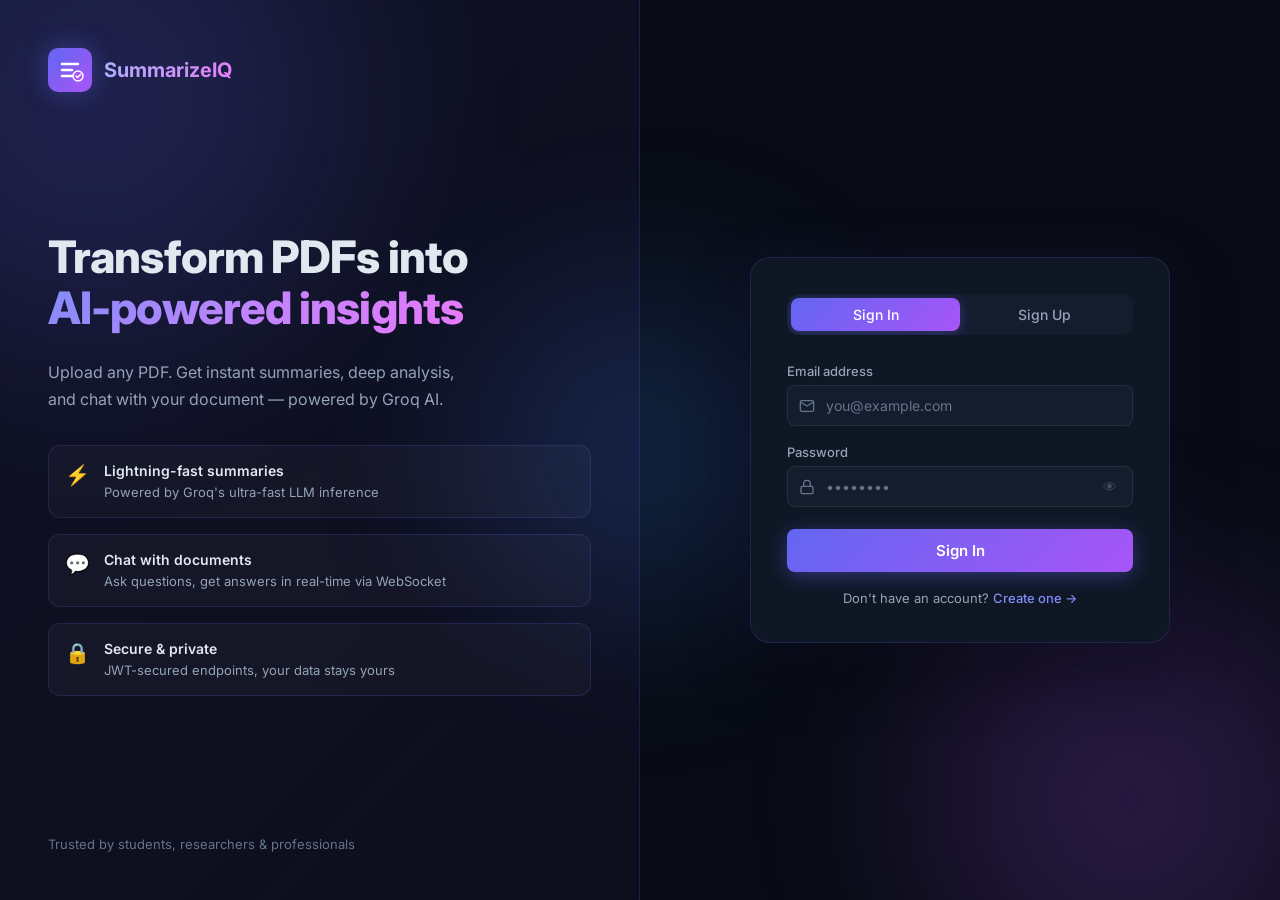
<file: src/main/resources/static/index.html>
<!DOCTYPE html>
<html lang="en">
<head>
  <meta charset="UTF-8" />
  <meta name="viewport" content="width=device-width, initial-scale=1.0" />
  <title>SummarizeIQ — AI PDF Summarizer</title>
  <meta name="description" content="Upload your PDFs and let AI summarize, analyze, and answer questions about your documents instantly." />
  <link rel="preconnect" href="https://fonts.googleapis.com" />
  <link rel="preconnect" href="https://fonts.gstatic.com" crossorigin />
  <link href="https://fonts.googleapis.com/css2?family=Inter:wght@300;400;500;600;700;800&display=swap" rel="stylesheet" />
  <link rel="stylesheet" href="auth.css" />
</head>
<body>
  <div class="bg-orbs">
    <div class="orb orb-1"></div>
    <div class="orb orb-2"></div>
    <div class="orb orb-3"></div>
  </div>

  <div class="auth-container">
    <div class="auth-left">
      <div class="brand">
        <div class="brand-icon">
          <svg width="32" height="32" viewBox="0 0 32 32" fill="none">
            <rect width="32" height="32" rx="8" fill="url(#grad1)"/>
            <path d="M8 10h16M8 16h10M8 22h12" stroke="white" stroke-width="2.5" stroke-linecap="round"/>
            <circle cx="24" cy="22" r="5" fill="#a855f7" stroke="white" stroke-width="1.5"/>
            <path d="M22 22l1.5 1.5 3-3" stroke="white" stroke-width="1.5" stroke-linecap="round" stroke-linejoin="round"/>
            <defs>
              <linearGradient id="grad1" x1="0" y1="0" x2="32" y2="32" gradientUnits="userSpaceOnUse">
                <stop stop-color="#6366f1"/><stop offset="1" stop-color="#a855f7"/>
              </linearGradient>
            </defs>
          </svg>
        </div>
        <span class="brand-name">SummarizeIQ</span>
      </div>
      <div class="hero-content">
        <h1 class="hero-title">Transform PDFs into<br /><span class="gradient-text">AI-powered insights</span></h1>
        <p class="hero-desc">Upload any PDF. Get instant summaries, deep analysis, and chat with your document — powered by Groq AI.</p>
        <div class="features-list">
          <div class="feature-item"><div class="feature-icon">⚡</div><div><strong>Lightning-fast summaries</strong><span>Powered by Groq's ultra-fast LLM inference</span></div></div>
          <div class="feature-item"><div class="feature-icon">💬</div><div><strong>Chat with documents</strong><span>Ask questions, get answers in real-time via WebSocket</span></div></div>
          <div class="feature-item"><div class="feature-icon">🔒</div><div><strong>Secure & private</strong><span>JWT-secured endpoints, your data stays yours</span></div></div>
        </div>
      </div>
      <div class="auth-footer-text"><p>Trusted by students, researchers & professionals</p></div>
    </div>

    <div class="auth-right">
      <div class="auth-card">
        <div class="tab-switcher" id="tabSwitcher">
          <button class="tab-btn active" id="loginTab" onclick="switchTab('login')">Sign In</button>
          <button class="tab-btn" id="registerTab" onclick="switchTab('register')">Sign Up</button>
          <div class="tab-slider" id="tabSlider"></div>
        </div>
        <div class="alert" id="alertBox" style="display:none;"></div>

        <form id="loginForm" class="auth-form active" onsubmit="handleLogin(event)">
          <div class="form-group">
            <label for="loginEmail">Email address</label>
            <div class="input-wrapper">
              <svg class="input-icon" width="16" height="16" viewBox="0 0 24 24" fill="none" stroke="currentColor" stroke-width="2"><path d="M4 4h16c1.1 0 2 .9 2 2v12c0 1.1-.9 2-2 2H4c-1.1 0-2-.9-2-2V6c0-1.1.9-2 2-2z"/><polyline points="22,6 12,12 2,6"/></svg>
              <input type="email" id="loginEmail" placeholder="you@example.com" required autocomplete="email" />
            </div>
          </div>
          <div class="form-group">
            <label for="loginPassword">Password</label>
            <div class="input-wrapper">
              <svg class="input-icon" width="16" height="16" viewBox="0 0 24 24" fill="none" stroke="currentColor" stroke-width="2"><rect x="3" y="11" width="18" height="11" rx="2" ry="2"/><path d="M7 11V7a5 5 0 0 1 10 0v4"/></svg>
              <input type="password" id="loginPassword" placeholder="••••••••" required autocomplete="current-password" />
              <button type="button" class="toggle-pw" onclick="togglePassword('loginPassword', this)">👁</button>
            </div>
          </div>
          <button type="submit" class="btn-primary" id="loginBtn">
            <span class="btn-text">Sign In</span>
            <div class="btn-spinner" style="display:none;"></div>
          </button>
          <p class="form-footer">Don't have an account? <a href="#" onclick="switchTab('register'); return false;">Create one →</a></p>
        </form>

        <form id="registerForm" class="auth-form" onsubmit="handleRegister(event)">
          <div class="form-group">
            <label for="regName">Full Name</label>
            <div class="input-wrapper">
              <svg class="input-icon" width="16" height="16" viewBox="0 0 24 24" fill="none" stroke="currentColor" stroke-width="2"><path d="M20 21v-2a4 4 0 0 0-4-4H8a4 4 0 0 0-4 4v2"/><circle cx="12" cy="7" r="4"/></svg>
              <input type="text" id="regName" placeholder="John Doe" required autocomplete="name" />
            </div>
          </div>
          <div class="form-group">
            <label for="regEmail">Email address</label>
            <div class="input-wrapper">
              <svg class="input-icon" width="16" height="16" viewBox="0 0 24 24" fill="none" stroke="currentColor" stroke-width="2"><path d="M4 4h16c1.1 0 2 .9 2 2v12c0 1.1-.9 2-2 2H4c-1.1 0-2-.9-2-2V6c0-1.1.9-2 2-2z"/><polyline points="22,6 12,12 2,6"/></svg>
              <input type="email" id="regEmail" placeholder="you@example.com" required autocomplete="email" />
            </div>
          </div>
          <div class="form-group">
            <label for="regPassword">Password</label>
            <div class="input-wrapper">
              <svg class="input-icon" width="16" height="16" viewBox="0 0 24 24" fill="none" stroke="currentColor" stroke-width="2"><rect x="3" y="11" width="18" height="11" rx="2" ry="2"/><path d="M7 11V7a5 5 0 0 1 10 0v4"/></svg>
              <input type="password" id="regPassword" placeholder="Min. 6 characters" required autocomplete="new-password" minlength="6" />
              <button type="button" class="toggle-pw" onclick="togglePassword('regPassword', this)">👁</button>
            </div>
          </div>
          <div class="form-group">
            <label for="regRole">Account Type</label>
            <div class="input-wrapper select-wrapper">
              <select id="regRole">
                <option value="CUSTOMER">Customer</option>
                <option value="SUPPORT_AGENT">Support Agent</option>
              </select>
            </div>
          </div>
          <button type="submit" class="btn-primary" id="registerBtn">
            <span class="btn-text">Create Account</span>
            <div class="btn-spinner" style="display:none;"></div>
          </button>
          <p class="form-footer">Already have an account? <a href="#" onclick="switchTab('login'); return false;">Sign in →</a></p>
        </form>
      </div>
    </div>
  </div>

  <script>
    const API_BASE = '';

    function switchTab(tab) {
      const loginForm = document.getElementById('loginForm');
      const registerForm = document.getElementById('registerForm');
      const loginTab = document.getElementById('loginTab');
      const registerTab = document.getElementById('registerTab');
      const slider = document.getElementById('tabSlider');
      hideAlert();
      if (tab === 'login') {
        loginForm.classList.add('active'); registerForm.classList.remove('active');
        loginTab.classList.add('active'); registerTab.classList.remove('active');
        slider.style.transform = 'translateX(0)';
      } else {
        registerForm.classList.add('active'); loginForm.classList.remove('active');
        registerTab.classList.add('active'); loginTab.classList.remove('active');
        slider.style.transform = 'translateX(100%)';
      }
    }

    function showAlert(msg, type = 'error') {
      const box = document.getElementById('alertBox');
      box.textContent = msg;
      box.className = `alert alert-${type}`;
      box.style.display = 'block';
    }
    function hideAlert() { document.getElementById('alertBox').style.display = 'none'; }

    function setLoading(btnId, loading) {
      const btn = document.getElementById(btnId);
      btn.querySelector('.btn-text').style.display = loading ? 'none' : 'inline';
      btn.querySelector('.btn-spinner').style.display = loading ? 'block' : 'none';
      btn.disabled = loading;
    }

    function togglePassword(inputId, btn) {
      const input = document.getElementById(inputId);
      input.type = input.type === 'password' ? 'text' : 'password';
    }

    async function handleLogin(e) {
      e.preventDefault(); hideAlert(); setLoading('loginBtn', true);
      try {
        const res = await fetch(`${API_BASE}/api/auth/login`, {
          method: 'POST', headers: { 'Content-Type': 'application/json' },
          body: JSON.stringify({ email: document.getElementById('loginEmail').value, password: document.getElementById('loginPassword').value })
        });
        const data = await res.json();
        if (!res.ok) throw new Error(data.message || 'Login failed');
        const { token, fullName, email, role, userId } = data.data;
        localStorage.setItem('token', token);
        localStorage.setItem('user', JSON.stringify({ fullName, email, role, userId }));
        showAlert('Login successful! Redirecting...', 'success');
        setTimeout(() => window.location.href = 'app.html', 800);
      } catch (err) { showAlert(err.message); }
      finally { setLoading('loginBtn', false); }
    }

    async function handleRegister(e) {
      e.preventDefault(); hideAlert(); setLoading('registerBtn', true);
      try {
        const res = await fetch(`${API_BASE}/api/auth/register`, {
          method: 'POST', headers: { 'Content-Type': 'application/json' },
          body: JSON.stringify({ fullName: document.getElementById('regName').value, email: document.getElementById('regEmail').value, password: document.getElementById('regPassword').value, role: document.getElementById('regRole').value })
        });
        const data = await res.json();
        if (!res.ok) throw new Error(data.message || 'Registration failed');
        showAlert('Account created! Please sign in.', 'success');
        setTimeout(() => switchTab('login'), 1500);
      } catch (err) { showAlert(err.message); }
      finally { setLoading('registerBtn', false); }
    }

    if (localStorage.getItem('token')) window.location.href = 'app.html';
  </script>
</body>
</html>
</file>
<file: src/main/resources/static/auth.css>
/* ============================
   SummarizeIQ — Auth Styles
   ============================ */

*, *::before, *::after { box-sizing: border-box; margin: 0; padding: 0; }

:root {
  --bg: #080b14;
  --surface: #0f1624;
  --surface2: #141c2e;
  --border: rgba(99,102,241,0.18);
  --primary: #6366f1;
  --primary-hover: #4f46e5;
  --purple: #a855f7;
  --text: #e2e8f0;
  --text-muted: #94a3b8;
  --text-dim: #64748b;
  --success: #10b981;
  --error: #ef4444;
  --radius: 12px;
  --radius-sm: 8px;
}

body {
  font-family: 'Inter', sans-serif;
  background: var(--bg);
  color: var(--text);
  min-height: 100vh;
  overflow-x: hidden;
}

/* Background animated orbs */
.bg-orbs { position: fixed; inset: 0; overflow: hidden; z-index: 0; pointer-events: none; }
.orb {
  position: absolute;
  border-radius: 50%;
  filter: blur(80px);
  opacity: 0.25;
  animation: float 8s ease-in-out infinite;
}
.orb-1 { width: 600px; height: 600px; background: radial-gradient(circle, #6366f1, transparent); top: -200px; left: -200px; animation-delay: 0s; }
.orb-2 { width: 500px; height: 500px; background: radial-gradient(circle, #a855f7, transparent); bottom: -150px; right: -100px; animation-delay: -3s; }
.orb-3 { width: 400px; height: 400px; background: radial-gradient(circle, #3b82f6, transparent); top: 50%; left: 50%; transform: translate(-50%,-50%); animation-delay: -5s; }

@keyframes float {
  0%, 100% { transform: translateY(0) scale(1); }
  50% { transform: translateY(-30px) scale(1.05); }
}

/* Layout */
.auth-container {
  position: relative; z-index: 1;
  min-height: 100vh;
  display: grid;
  grid-template-columns: 1fr 1fr;
}

@media (max-width: 900px) {
  .auth-container { grid-template-columns: 1fr; }
  .auth-left { display: none; }
}

/* Left panel */
.auth-left {
  display: flex;
  flex-direction: column;
  justify-content: space-between;
  padding: 48px;
  background: linear-gradient(135deg, rgba(99,102,241,0.08) 0%, rgba(168,85,247,0.04) 100%);
  border-right: 1px solid var(--border);
}

.brand {
  display: flex;
  align-items: center;
  gap: 12px;
}
.brand-icon {
  width: 44px; height: 44px;
  border-radius: 10px;
  display: flex; align-items: center; justify-content: center;
  background: linear-gradient(135deg, #6366f1, #a855f7);
  box-shadow: 0 0 24px rgba(99,102,241,0.4);
}
.brand-name {
  font-size: 20px;
  font-weight: 700;
  background: linear-gradient(135deg, #a5b4fc, #e879f9);
  -webkit-background-clip: text;
  -webkit-text-fill-color: transparent;
  background-clip: text;
}

.hero-content { flex: 1; display: flex; flex-direction: column; justify-content: center; gap: 24px; }

.hero-title {
  font-size: clamp(28px, 3.5vw, 46px);
  font-weight: 800;
  line-height: 1.15;
  letter-spacing: -0.02em;
}
.gradient-text {
  background: linear-gradient(135deg, #818cf8, #c084fc, #e879f9);
  -webkit-background-clip: text;
  -webkit-text-fill-color: transparent;
  background-clip: text;
}
.hero-desc {
  font-size: 16px;
  line-height: 1.7;
  color: var(--text-muted);
  max-width: 420px;
}

.features-list { display: flex; flex-direction: column; gap: 16px; margin-top: 8px; }
.feature-item {
  display: flex; align-items: flex-start; gap: 14px;
  padding: 16px;
  background: rgba(255,255,255,0.03);
  border: 1px solid var(--border);
  border-radius: var(--radius);
  transition: border-color 0.2s, background 0.2s;
}
.feature-item:hover { border-color: rgba(99,102,241,0.4); background: rgba(99,102,241,0.05); }
.feature-icon { font-size: 20px; flex-shrink: 0; margin-top: 1px; }
.feature-item strong { display: block; font-size: 14px; font-weight: 600; margin-bottom: 2px; }
.feature-item span { font-size: 13px; color: var(--text-muted); }

.auth-footer-text { color: var(--text-dim); font-size: 13px; }

/* Right panel */
.auth-right {
  display: flex;
  align-items: center;
  justify-content: center;
  padding: 48px 40px;
}

.auth-card {
  width: 100%;
  max-width: 420px;
  background: var(--surface);
  border: 1px solid var(--border);
  border-radius: 20px;
  padding: 36px;
  box-shadow: 0 0 60px rgba(99,102,241,0.08), 0 24px 64px rgba(0,0,0,0.4);
}

/* Tab switcher */
.tab-switcher {
  display: grid;
  grid-template-columns: 1fr 1fr;
  background: var(--surface2);
  border-radius: var(--radius);
  padding: 4px;
  margin-bottom: 28px;
  position: relative;
  overflow: hidden;
}
.tab-slider {
  position: absolute;
  top: 4px; left: 4px;
  width: calc(50% - 4px);
  height: calc(100% - 8px);
  background: linear-gradient(135deg, #6366f1, #a855f7);
  border-radius: var(--radius-sm);
  transition: transform 0.25s cubic-bezier(0.4, 0, 0.2, 1);
  box-shadow: 0 2px 12px rgba(99,102,241,0.4);
}
.tab-btn {
  position: relative; z-index: 1;
  background: transparent; border: none;
  color: var(--text-muted);
  font-family: 'Inter', sans-serif;
  font-size: 14px; font-weight: 500;
  padding: 8px 0;
  cursor: pointer;
  border-radius: var(--radius-sm);
  transition: color 0.2s;
}
.tab-btn.active { color: white; }

/* Alert */
.alert {
  padding: 12px 14px;
  border-radius: var(--radius-sm);
  font-size: 13px;
  font-weight: 500;
  margin-bottom: 20px;
}
.alert-error { background: rgba(239,68,68,0.12); border: 1px solid rgba(239,68,68,0.3); color: #fca5a5; }
.alert-success { background: rgba(16,185,129,0.12); border: 1px solid rgba(16,185,129,0.3); color: #6ee7b7; }

/* Auth form */
.auth-form { display: none; flex-direction: column; gap: 18px; }
.auth-form.active { display: flex; }

.form-group { display: flex; flex-direction: column; gap: 6px; }
.form-group label { font-size: 13px; font-weight: 500; color: var(--text-muted); }

.input-wrapper {
  position: relative;
  display: flex; align-items: center;
}
.input-icon {
  position: absolute; left: 12px;
  color: var(--text-dim);
  pointer-events: none;
}
.input-wrapper input,
.input-wrapper select {
  width: 100%;
  background: var(--surface2);
  border: 1px solid rgba(255,255,255,0.08);
  border-radius: var(--radius-sm);
  padding: 11px 40px 11px 38px;
  color: var(--text);
  font-family: 'Inter', sans-serif;
  font-size: 14px;
  outline: none;
  transition: border-color 0.2s, box-shadow 0.2s;
  -webkit-appearance: none;
}
.input-wrapper input::placeholder { color: var(--text-dim); }
.input-wrapper input:focus,
.input-wrapper select:focus {
  border-color: var(--primary);
  box-shadow: 0 0 0 3px rgba(99,102,241,0.2);
}
.select-wrapper select { padding-right: 16px; cursor: pointer; }
.toggle-pw {
  position: absolute; right: 12px;
  background: none; border: none; cursor: pointer;
  color: var(--text-dim); font-size: 14px;
  padding: 4px;
  opacity: 0.6;
  transition: opacity 0.2s;
}
.toggle-pw:hover { opacity: 1; }

/* Primary button */
.btn-primary {
  width: 100%;
  padding: 12px;
  background: linear-gradient(135deg, #6366f1, #a855f7);
  border: none; border-radius: var(--radius-sm);
  color: white;
  font-family: 'Inter', sans-serif;
  font-size: 15px; font-weight: 600;
  cursor: pointer;
  position: relative;
  display: flex; align-items: center; justify-content: center; gap: 8px;
  transition: opacity 0.2s, transform 0.15s, box-shadow 0.2s;
  box-shadow: 0 4px 20px rgba(99,102,241,0.4);
  margin-top: 4px;
}
.btn-primary:hover { opacity: 0.9; transform: translateY(-1px); box-shadow: 0 6px 28px rgba(99,102,241,0.5); }
.btn-primary:active { transform: translateY(0); }
.btn-primary:disabled { opacity: 0.6; cursor: not-allowed; transform: none; }

.btn-spinner {
  width: 18px; height: 18px;
  border: 2px solid rgba(255,255,255,0.3);
  border-top-color: white;
  border-radius: 50%;
  animation: spin 0.6s linear infinite;
}
@keyframes spin { to { transform: rotate(360deg); } }

.form-footer {
  text-align: center;
  font-size: 13px;
  color: var(--text-muted);
}
.form-footer a {
  color: #818cf8;
  text-decoration: none;
  font-weight: 500;
}
.form-footer a:hover { color: #a5b4fc; }
</file>
